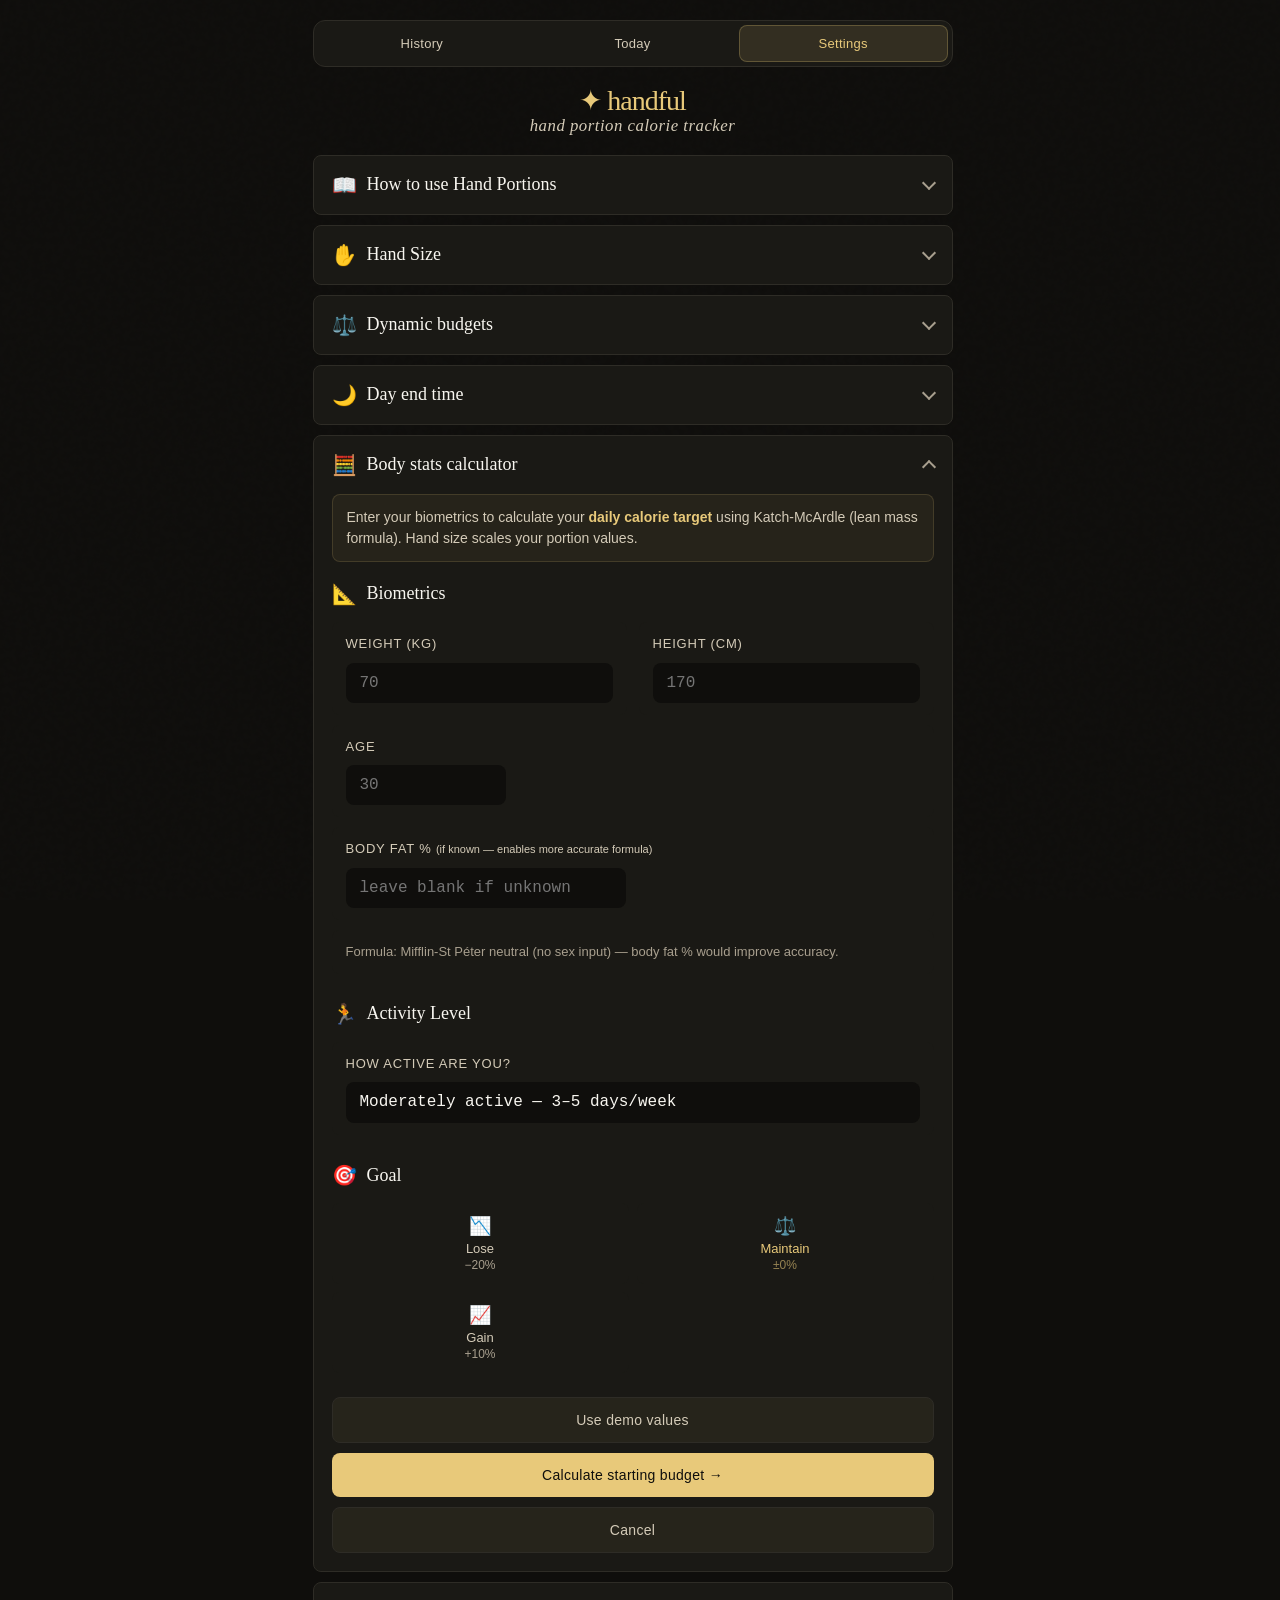
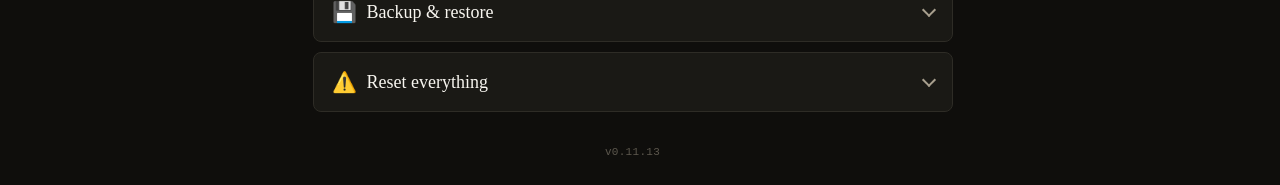
<file: index.html>
<!DOCTYPE html>
<html lang="en">
<head>
<meta charset="UTF-8">
<meta name="viewport" content="width=device-width, initial-scale=1.0, maximum-scale=1.0, user-scalable=no">
<title>Handful — Portion Calorie Tracker</title>
<meta name="description" content="Track hand-sized meal portions and daily calorie targets offline.">
<meta name="theme-color" content="#0f0e0c">
<link rel="manifest" href="manifest.webmanifest">
<link rel="icon" href="favicon.svg?v=4" type="image/svg+xml">
<link rel="icon" href="icons/icon-32.png?v=2" type="image/png" sizes="32x32">
<link rel="icon" href="icons/icon-48.png?v=2" type="image/png" sizes="48x48">
<link rel="apple-touch-icon" href="icons/icon-180.png?v=2">
<link rel="stylesheet" href="styles.css">
</head>
<body>
<div id="app">

  <div class="tabs">
    <button class="tab" data-tab="history">History</button>
    <button class="tab" data-tab="today">Today</button>
    <button class="tab" data-tab="setup">Settings</button>
  </div>

  <!-- ═══════════════════ SETUP ═══════════════════ -->
  <div id="section-setup" class="section active">

    <div class="header">
      <div class="logo">✦ handful<em>hand portion calorie tracker</em></div>
    </div>

    <div class="setup-accordion">

    <section class="setup-panel" id="setup-panel-budget" hidden>
      <button class="setup-panel-toggle" type="button" data-setup-panel="budget" aria-expanded="false" aria-controls="setup-budget">
        <span class="setup-panel-title"><span>📊</span> Daily Portion Budget</span>
        <span class="setup-panel-chevron" aria-hidden="true"></span>
      </button>
      <div class="setup-panel-body" id="setup-budget">
      <div class="meal-total-summary budget-total-summary">
        <span class="meal-total-label">Estimated total</span>
        <span class="meal-total-value" id="budget-total">0 kcal</span>
      </div>
      <div class="info-callout callout-tight">
        Your calculated daily portion targets. Adjust with +/− — calorie estimates use your current hand size.
      </div>
      <div class="portion-grid budget-grid">
        <div class="portion-row portion-row-protein">
          <div class="portion-icon">🥩</div>
          <div class="portion-body">
            <div class="portion-top">
              <div class="portion-title-row">
                <div class="portion-name">Protein</div>
                <div class="portion-size">Palm</div>
              </div>
              <div class="portion-controls">
                <button class="count-btn" data-budget-type="protein" data-budget-delta="-1">−</button>
                <div class="count-display" id="budget-count-protein">0</div>
                <button class="count-btn" data-budget-type="protein" data-budget-delta="1">+</button>
              </div>
            </div>
            <div class="portion-bottom">
              <div class="portion-desc">meat, fish, eggs, legumes</div>
              <div class="portion-kcal" id="budget-kcal-protein">0 kcal</div>
            </div>
          </div>
        </div>
        <div class="portion-row portion-row-veggie">
          <div class="portion-icon">🥦</div>
          <div class="portion-body">
            <div class="portion-top">
              <div class="portion-title-row">
                <div class="portion-name">Vegetables</div>
                <div class="portion-size">Fist</div>
              </div>
              <div class="portion-controls">
                <button class="count-btn" data-budget-type="veggie" data-budget-delta="-1">−</button>
                <div class="count-display" id="budget-count-veggie">0</div>
                <button class="count-btn" data-budget-type="veggie" data-budget-delta="1">+</button>
              </div>
            </div>
            <div class="portion-bottom">
              <div class="portion-desc">non-starchy veg</div>
              <div class="portion-kcal" id="budget-kcal-veggie">0 kcal</div>
            </div>
          </div>
        </div>
        <div class="portion-row portion-row-carb">
          <div class="portion-icon">🌾</div>
          <div class="portion-body">
            <div class="portion-top">
              <div class="portion-title-row">
                <div class="portion-name">Carbs</div>
                <div class="portion-size">Cupped hand</div>
              </div>
              <div class="portion-controls">
                <button class="count-btn" data-budget-type="carb" data-budget-delta="-1">−</button>
                <div class="count-display" id="budget-count-carb">0</div>
                <button class="count-btn" data-budget-type="carb" data-budget-delta="1">+</button>
              </div>
            </div>
            <div class="portion-bottom">
              <div class="portion-desc">grains, fruit, tubers</div>
              <div class="portion-kcal" id="budget-kcal-carb">0 kcal</div>
            </div>
          </div>
        </div>
        <div class="portion-row portion-row-fat">
          <div class="portion-icon">🥑</div>
          <div class="portion-body">
            <div class="portion-top">
              <div class="portion-title-row">
                <div class="portion-name">Fats</div>
                <div class="portion-size">Thumb</div>
              </div>
              <div class="portion-controls">
                <button class="count-btn" data-budget-type="fat" data-budget-delta="-1">−</button>
                <div class="count-display" id="budget-count-fat">0</div>
                <button class="count-btn" data-budget-type="fat" data-budget-delta="1">+</button>
              </div>
            </div>
            <div class="portion-bottom">
              <div class="portion-desc">oils, nuts, cheese</div>
              <div class="portion-kcal" id="budget-kcal-fat">0 kcal</div>
            </div>
          </div>
        </div>
      </div>
      </div>
    </section>

    <section class="setup-panel" id="setup-panel-portions-guide">
      <button class="setup-panel-toggle" type="button" data-setup-panel="portions-guide" aria-expanded="false" aria-controls="setup-portions-guide">
        <span class="setup-panel-title"><span>📖</span> How to use Hand Portions</span>
        <span class="setup-panel-chevron" aria-hidden="true"></span>
      </button>
      <div class="setup-panel-body portion-guide" id="setup-portions-guide">
        <h3>Counting calories with your hands</h3>
        <p>Handful uses <strong>Precision Nutrition's hand portion method</strong> — a way to estimate calories and macros without weighing food or logging every gram.</p>
        <p><a href="https://www.precisionnutrition.com/hand-portion-faq" target="_blank" rel="noopener noreferrer">Learn more at Precision Nutrition →</a></p>

        <hr>

        <h3>The four portions</h3>
        <div class="portion-guide-table-wrap">
          <table class="portion-guide-table">
            <thead>
              <tr>
                <th>Portion</th>
                <th>Hand shape</th>
                <th>What it measures</th>
              </tr>
            </thead>
            <tbody>
              <tr>
                <td><strong>Protein</strong></td>
                <td>Palm (flat, no fingers) — or full hand including fingers for fish<sup>*</sup></td>
                <td>Meat, fish, eggs, yogurt</td>
              </tr>
              <tr>
                <td><strong>Vegetables</strong></td>
                <td>Fist (closed hand)</td>
                <td>Any non-starchy veg</td>
              </tr>
              <tr>
                <td><strong>Carbs</strong></td>
                <td>Cupped hand</td>
                <td>Grains, legumes, fruit, tubers</td>
              </tr>
              <tr>
                <td><strong>Fats</strong></td>
                <td>Thumb</td>
                <td>Oils, nuts, cheese, dark chocolate</td>
              </tr>
            </tbody>
          </table>
        </div>
        <p class="portion-guide-note"><em><sup>*</sup> Handful adjustment. Fish is lower in calories than most protein sources, so one portion includes the fingers to compensate. This differs from standard Precision Nutrition guidance.</em></p>

        <hr>

        <h3>Special cases</h3>
        <p><strong>Compound foods</strong> (cake, cheesecake, cookies, ice cream, chips)<br>
        Count as <strong>1 cupped hand of carbs + 1 thumb of fat</strong> per handful. For very fat-dense options like cheesecake, add an extra thumb.</p>
        <p><strong>Sweetened drinks</strong> (juice, soda, sweetened milk)<br>
        Count as <strong>1 cupped hand of carbs</strong> per serving.</p>
        <p><strong>Mixed meals</strong> (stews, soups, casseroles)<br>
        Eyeball the components and estimate each category separately.</p>

        <hr>

        <h3>Why it works</h3>
        <p>Your hands scale with your body. Larger people need more food and tend to have larger hands — so portions self-adjust automatically. No measuring cups needed.</p>

        <hr>

        <h3>No need to memorize the special cases</h3>
        <p>When logging, Handful's shortcut section surfaces these combinations for you automatically — just tap the relevant shortcut and move on.</p>

        <hr>

        <p class="portion-guide-note"><em>Method based on Precision Nutrition's hand portion system. Precision Nutrition is not affiliated with Handful.</em></p>
      </div>
    </section>

    <section class="setup-panel" id="setup-panel-hand">
      <button class="setup-panel-toggle" type="button" data-setup-panel="hand" aria-expanded="false" aria-controls="setup-hand-size">
        <span class="setup-panel-title"><span>✋</span> Hand Size</span>
        <span class="setup-panel-chevron" aria-hidden="true"></span>
      </button>
      <div class="setup-panel-body" id="setup-hand-size">
      <div class="toggle-group" id="hand-size">
        <button class="toggle-option" data-hand="small">
          <div class="opt-title">🤏 Small</div>
          <div class="opt-sub">Palm ~130 kcal</div>
        </button>
        <button class="toggle-option selected" data-hand="average">
          <div class="opt-title">✋ Medium</div>
          <div class="opt-sub">Palm ~138 kcal</div>
        </button>
        <button class="toggle-option" data-hand="big">
          <div class="opt-title">🖐 Big</div>
          <div class="opt-sub">Palm ~145 kcal</div>
        </button>
      </div>
      <p class="setup-recalc-hint">Your hand size scales portion calorie values. <strong>Medium hand</strong> uses the midpoint of PN's male/female ranges. Big or small shifts the values up or down accordingly.</p>
      </div>
    </section>

    <section class="setup-panel" id="setup-panel-dynamic">
      <button class="setup-panel-toggle" type="button" data-setup-panel="dynamic" aria-expanded="false" aria-controls="setup-dynamic-recalc">
        <span class="setup-panel-title"><span>⚖️</span> Dynamic budgets</span>
        <span class="setup-panel-chevron" aria-hidden="true"></span>
      </button>
      <div class="setup-panel-body" id="setup-dynamic-recalc">
      <div class="toggle-group" id="dynamic-recalc-toggle">
        <button type="button" class="toggle-option" data-dynamic-recalc="true">Enable</button>
        <button type="button" class="toggle-option selected" data-dynamic-recalc="false">Disable</button>
      </div>
      <p class="setup-recalc-hint">When you overshoot a portion type, remaining budgets shrink to fit your daily calorie target — fats first, then protein, then carbs. Vegetables are never reduced. If you exceed your daily calories, uneaten non-veggie portions drop to zero.</p>
      </div>
    </section>

    <section class="setup-panel" id="setup-panel-day-end">
      <button class="setup-panel-toggle" type="button" data-setup-panel="day-end" aria-expanded="false" aria-controls="setup-day-end-body">
        <span class="setup-panel-title"><span>🌙</span> Day end time</span>
        <span class="setup-panel-chevron" aria-hidden="true"></span>
      </button>
      <div class="setup-panel-body" id="setup-day-end-body">
        <div class="field">
          <label for="day-end-hour">When does your day roll over?</label>
          <select id="day-end-hour">
            <option value="0">Midnight (12:00 AM)</option>
            <option value="1">1:00 AM</option>
            <option value="2" selected>2:00 AM</option>
            <option value="3">3:00 AM</option>
            <option value="4">4:00 AM</option>
            <option value="5">5:00 AM</option>
            <option value="6">6:00 AM</option>
          </select>
        </div>
        <p class="setup-recalc-hint">Meals logged before this time still count toward the previous day. For example, with <strong>4:00 AM</strong> selected, a snack at 2:00 AM stays on yesterday’s totals until 4:00 AM.</p>
      </div>
    </section>

    <section class="setup-panel" id="setup-panel-calculator">
      <button class="setup-panel-toggle" type="button" data-setup-panel="calculator" aria-expanded="false" aria-controls="setup-calculator-body">
        <span class="setup-panel-title"><span>🧮</span> Body stats calculator</span>
        <span class="setup-panel-chevron" aria-hidden="true"></span>
      </button>
      <div class="setup-panel-body" id="setup-calculator-body">
    <div id="setup-recalc-wrap" hidden>
      <p class="setup-recalc-hint">Need a fresh starting budget? Re-run the calculator with updated weight, activity, or goal — you can still fine-tune portions afterward.</p>
      <button class="btn btn-ghost" data-action="open-setup-wizard">Recalculate from body stats</button>
    </div>

    <div id="setup-wizard">
      <div class="info-callout">
        Enter your biometrics to calculate your <strong>daily calorie target</strong> using Katch-McArdle (lean mass formula). Hand size scales your portion values.
      </div>

      <div class="card">
        <div class="card-title"><span>📐</span> Biometrics</div>

        <div class="fields-row">
          <div class="field">
            <label>Weight (kg)</label>
            <input type="number" id="weight" placeholder="70" min="30" max="300" step="0.1">
          </div>
          <div class="field">
            <label>Height (cm)</label>
            <input type="number" id="height" placeholder="170" min="120" max="250">
          </div>
        </div>

        <div class="field">
          <label>Age</label>
          <input type="number" id="age" placeholder="30" min="15" max="100" class="input-short">
        </div>

        <div class="field">
          <label>Body Fat % <span class="label-note">(if known — enables more accurate formula)</span></label>
          <input type="number" id="bodyfat" placeholder="leave blank if unknown" min="5" max="60" step="0.1" class="input-medium">
        </div>

        <div class="formula-note" id="formula-display">
          Fill in fields above to see which formula will be used.
        </div>
      </div>

      <div class="card">
        <div class="card-title"><span>🏃</span> Activity Level</div>
        <div class="field">
          <label>How active are you?</label>
          <select id="activity">
            <option value="1.2">Sedentary — desk job, little exercise</option>
            <option value="1.375">Lightly active — 1–3 days/week</option>
            <option value="1.55" selected>Moderately active — 3–5 days/week</option>
            <option value="1.725">Very active — 6–7 days/week</option>
            <option value="1.9">Extra active — 2× daily training</option>
          </select>
        </div>
      </div>

      <div class="card">
        <div class="card-title"><span>🎯</span> Goal</div>
        <div class="goal-grid" id="goal-grid">
          <button class="goal-option" data-mult="0.8">
            <div class="goal-icon">📉</div>
            <div class="goal-label">Lose</div>
            <div class="goal-mult">−20%</div>
          </button>
          <button class="goal-option selected" data-mult="1.0">
            <div class="goal-icon">⚖️</div>
            <div class="goal-label">Maintain</div>
            <div class="goal-mult">±0%</div>
          </button>
          <button class="goal-option" data-mult="1.1">
            <div class="goal-icon">📈</div>
            <div class="goal-label">Gain</div>
            <div class="goal-mult">+10%</div>
          </button>
        </div>
      </div>

      <div class="error-msg" id="setup-error"></div>

      <button class="btn btn-ghost setup-demo-btn" data-action="use-demo">Use demo values</button>
      <button class="btn btn-primary" data-action="calculate-target">Calculate starting budget →</button>
      <button class="btn btn-ghost setup-wizard-cancel" data-action="close-setup-wizard" hidden>Cancel</button>
    </div>
      </div>
    </section>

    <section class="setup-panel" id="setup-panel-backup">
      <button class="setup-panel-toggle" type="button" data-setup-panel="backup" aria-expanded="false" aria-controls="setup-backup-body">
        <span class="setup-panel-title"><span>💾</span> Backup & restore</span>
        <span class="setup-panel-chevron" aria-hidden="true"></span>
      </button>
      <div class="setup-panel-body" id="setup-backup-body">
        <p class="setup-recalc-hint">Backs up and restores your meal history, daily portion budget, calorie targets (including target history), hand size, goal, body stats, dynamic budget setting, day end time, and today’s in-progress log counts. Import replaces all of that on this device.</p>
        <div class="setup-backup-actions">
          <button type="button" class="btn btn-ghost setup-reset-btn" data-action="export-backup">Export backup</button>
          <button type="button" id="import-backup-btn" class="btn btn-ghost setup-reset-btn" data-action="import-backup">Import backup</button>
        </div>
        <input type="file" id="import-backup-input" accept="application/json,.json" hidden>
        <p id="import-backup-status" class="setup-import-status" hidden></p>
      </div>
    </section>

    <section class="setup-panel" id="setup-panel-danger">
      <button class="setup-panel-toggle" type="button" data-setup-panel="danger" aria-expanded="false" aria-controls="setup-danger-body">
        <span class="setup-panel-title"><span>⚠️</span> Reset everything</span>
        <span class="setup-panel-chevron" aria-hidden="true"></span>
      </button>
      <div class="setup-panel-body" id="setup-danger-body">
        <p class="setup-recalc-hint">Delete all meals, targets, and settings. This cannot be undone.</p>
        <button type="button" id="reset-everything-btn" class="btn btn-ghost setup-reset-btn" data-action="reset-everything">Reset everything</button>
      </div>
    </section>

    </div>

  </div>

  <!-- ═══════════════════ TODAY ═══════════════════ -->
  <div id="section-today" class="section">

    <div id="today-no-target" class="info-callout">
      ⚠ No calorie target set yet. Go to <strong>Setup</strong> first.
    </div>

    <div id="today-content">
      <div class="date-header">
        <button type="button" class="date-nav-btn" id="today-prev-day" data-action="today-prev-day" aria-label="Previous day">‹</button>
        <div class="date-header-main">
          <div class="date-today" id="today-date-str"></div>
        </div>
        <button type="button" class="date-nav-btn" id="today-next-day" data-action="today-next-day" aria-label="Next day">›</button>
      </div>

      <div class="progress-wrap">
        <div class="progress-header">
          <div class="progress-range">
            <span class="progress-consumed" id="prog-consumed">0</span>
            <span class="progress-sep">/</span>
            <span class="progress-total" id="prog-total">0</span>
          </div>
          <span class="progress-left" id="prog-left">— left</span>
        </div>
        <div class="progress-bar" id="prog-bar">
          <div class="progress-fill" id="prog-fill">
            <div class="progress-seg protein" id="prog-seg-protein"></div>
            <div class="progress-seg veggie" id="prog-seg-veggie"></div>
            <div class="progress-seg carb" id="prog-seg-carb"></div>
            <div class="progress-seg fat" id="prog-seg-fat"></div>
          </div>
        </div>
      </div>

      <div class="card">
        <div id="portion-targets" class="portion-targets">
          <!-- rendered by JS -->
        </div>
      </div>

      <div class="card">
        <div id="meal-list" class="meal-list">
          <div class="empty-state">
            <div class="icon">🍽</div>
            <div>No meals logged yet today.</div>
          </div>
        </div>
        <div class="today-log-wrap">
          <button type="button" class="btn btn-primary today-log-meal-btn" data-action="open-log-meal">Log meal</button>
        </div>
        <div class="today-reset-wrap" id="today-reset-wrap" hidden>
          <button type="button" class="btn-link" id="delete-all-meals-btn" data-action="reset-day">Clear all</button>
        </div>
      </div>
    </div>

  </div>

  <!-- ═══════════════════ HISTORY ═══════════════════ -->
  <div id="section-history" class="section">

    <div id="history-no-target" class="info-callout">
      ⚠ No calorie target set yet. Go to <strong>Setup</strong> first.
    </div>

    <div id="history-content">
      <div class="date-header history-week-header">
        <button type="button" class="date-nav-btn" id="history-prev-week" data-action="history-prev-week" aria-label="Previous week">‹</button>
        <div class="date-header-main">
          <div class="date-today" id="history-week-range"></div>
        </div>
        <button type="button" class="date-nav-btn" id="history-next-week" data-action="history-next-week" aria-label="Next week">›</button>
      </div>
      <div id="history-week-avg" class="history-week-avg" hidden>
        <div class="history-week-avg-label">Weekly average</div>
        <div id="history-week-avg-row" class="history-portions"></div>
      </div>
      <div id="history-chart" class="history-chart" aria-hidden="true"></div>
      <div id="history-list"></div>
    </div>

  </div>


  <!-- ── Log meal modal ── -->
  <div id="log-meal-popup-overlay" class="popup-overlay log-meal-overlay" data-popup="log-meal">
    <div id="log-meal-sheet" class="log-meal-sheet">
      <div class="log-meal-header">
        <div class="popup-title">Log meal</div>
        <button type="button" class="log-meal-close" data-action="close-log-meal" aria-label="Close">×</button>
      </div>

      <div id="no-target-msg" class="info-callout callout-spaced">
        ⚠ No calorie target set yet. Go to <strong>Settings</strong> first.
      </div>

      <div id="log-content">
        <div class="card">
          <div class="meal-total-summary">
            <span class="meal-total-label">Meal total</span>
            <span class="meal-total-value" id="meal-total">0 kcal</span>
          </div>

          <div class="portion-grid">
            <!-- Protein -->
            <div class="portion-row portion-row-protein">
              <div class="portion-icon">🥩</div>
              <div class="portion-body">
                <div class="portion-top">
                  <div class="portion-title-row">
                    <div class="portion-name">Protein</div>
                    <div class="portion-size">Palm</div>
                  </div>
                  <div class="portion-controls">
                    <button class="count-btn" data-count-type="protein" data-count-delta="-1">−</button>
                    <div class="count-display" id="count-protein">0</div>
                    <button class="count-btn" data-count-type="protein" data-count-delta="1">+</button>
                  </div>
                </div>
                <div class="portion-bottom">
                  <div class="portion-desc">meat, fish, eggs, legumes</div>
                  <div class="portion-kcal" id="protein-kcal">0 kcal</div>
                </div>
              </div>
            </div>

            <!-- Veggies -->
            <div class="portion-row portion-row-veggie">
              <div class="portion-icon">🥦</div>
              <div class="portion-body">
                <div class="portion-top">
                  <div class="portion-title-row">
                    <div class="portion-name">Vegetables</div>
                    <div class="portion-size">Fist</div>
                  </div>
                  <div class="portion-controls">
                    <button class="count-btn" data-count-type="veggie" data-count-delta="-1">−</button>
                    <div class="count-display" id="count-veggie">0</div>
                    <button class="count-btn" data-count-type="veggie" data-count-delta="1">+</button>
                  </div>
                </div>
                <div class="portion-bottom">
                  <div class="portion-desc">non-starchy veg</div>
                  <div class="portion-kcal" id="veggie-kcal">0 kcal</div>
                </div>
              </div>
            </div>

            <!-- Carbs -->
            <div class="portion-row portion-row-carb">
              <div class="portion-icon">🌾</div>
              <div class="portion-body">
                <div class="portion-top">
                  <div class="portion-title-row">
                    <div class="portion-name">Carbs</div>
                    <div class="portion-size">Cupped hand</div>
                  </div>
                  <div class="portion-controls">
                    <button class="count-btn" data-count-type="carb" data-count-delta="-1">−</button>
                    <div class="count-display" id="count-carb">0</div>
                    <button class="count-btn" data-count-type="carb" data-count-delta="1">+</button>
                  </div>
                </div>
                <div class="portion-bottom">
                  <div class="portion-desc">grains, fruit, tubers</div>
                  <div class="portion-kcal" id="carb-kcal">0 kcal</div>
                </div>
              </div>
            </div>

            <!-- Fat -->
            <div class="portion-row portion-row-fat">
              <div class="portion-icon">🥑</div>
              <div class="portion-body">
                <div class="portion-top">
                  <div class="portion-title-row">
                    <div class="portion-name">Fats</div>
                    <div class="portion-size">Thumb</div>
                  </div>
                  <div class="portion-controls">
                    <button class="count-btn" data-count-type="fat" data-count-delta="-1">−</button>
                    <div class="count-display" id="count-fat">0</div>
                    <button class="count-btn" data-count-type="fat" data-count-delta="1">+</button>
                  </div>
                </div>
                <div class="portion-bottom">
                  <div class="portion-desc">oils, nuts, cheese</div>
                  <div class="portion-kcal" id="fat-kcal">0 kcal</div>
                </div>
              </div>
            </div>
          </div>

          <!-- Quick-add shortcuts -->
          <div class="quick-add-section">
            <div class="quick-add-label">Shortcuts</div>
            <div class="quick-add-grid">

              <!-- Processed snack: +1 carb +1 fat -->
              <button class="quick-btn" data-action="quick-add-processed">
                <div class="qb-icon">🍟</div>
                <span class="qb-name">Processed</span>
                <div class="qb-adds">+1 carb · +1 fat</div>
              </button>

              <!-- Cheesecake: +1 carb +2 fat -->
              <button class="quick-btn" data-action="quick-add-cheesecake">
                <div class="qb-icon">🍰</div>
                <span class="qb-name">Cheesecake</span>
                <div class="qb-adds">+1 carb · +2 fat</div>
              </button>

              <!-- Light drink: popup -->
              <button class="quick-btn" data-action="open-light-popup">
                <div class="qb-icon">🍷</div>
                <span class="qb-name">Light drink</span>
                <div class="qb-adds">tap to log</div>
              </button>

              <!-- Heavy drink: mixed/craft beer/dessert wine — popup to choose -->
              <button class="quick-btn" data-action="open-heavy-popup">
                <div class="qb-icon">🍹</div>
                <span class="qb-name">Heavy drink</span>
                <div class="qb-adds">tap to log</div>
              </button>

              <!-- Dairy: popup -->
              <button class="quick-btn" data-action="open-dairy-popup">
                <div class="qb-icon">🥛</div>
                <span class="qb-name">Dairy / milk</span>
                <div class="qb-adds">tap to log</div>
              </button>

              <!-- Soda / juice: 355ml = 1 carb -->
              <button class="quick-btn" data-action="quick-add-soda">
                <div class="qb-icon">🥤</div>
                <span class="qb-name">Soda / juice</span>
                <div class="qb-adds">+1 carb · 12oz (355ml)</div>
              </button>

            </div>
          </div>
        </div>
      </div>

      <div class="log-btn-wrap" id="log-meal-footer">
        <button type="button" class="btn btn-primary" id="log-meal-btn" data-action="log-meal">Add to today →</button>
        <button type="button" class="btn btn-ghost btn-inline" data-action="reset-counts">Clear</button>
      </div>
    </div>
  </div>

  <!-- ── Heavy drink popup ── -->
  <div id="heavy-popup-overlay" class="popup-overlay" data-popup="heavy">
    <div id="heavy-popup" class="popup-sheet">
      <div class="popup-title">🍹 Heavy drink</div>
      <div class="popup-sub">Mixed drink, craft beer, dessert wine</div>
      <div class="popup-options">
        <button class="popup-opt" data-heavy-choice="2carb">
          <div class="popup-opt-icon">🌾🌾</div>
          <div class="popup-opt-label">+2 carbs</div>
          <div class="popup-opt-sub">2 cupped hands</div>
        </button>
        <button class="popup-opt" data-heavy-choice="mixed">
          <div class="popup-opt-icon">🌾🥑</div>
          <div class="popup-opt-label">+1 carb +1 fat</div>
          <div class="popup-opt-sub">1 hand + 1 thumb</div>
        </button>
        <button class="popup-opt" data-heavy-choice="2fat">
          <div class="popup-opt-icon">🥑🥑</div>
          <div class="popup-opt-label">+2 fats</div>
          <div class="popup-opt-sub">2 thumbs</div>
        </button>
      </div>
      <button class="popup-cancel" data-action="close-heavy-popup">Cancel</button>
    </div>
  </div>

  <!-- ── Light drink popup ── -->
  <div id="light-popup-overlay" class="popup-overlay" data-popup="light">
    <div id="light-popup" class="popup-sheet">
      <div class="popup-title">🍷 Light drink</div>
      <div class="popup-sub">Wine, light beer, or spirits</div>
      <div class="popup-options popup-options-two">
        <button class="popup-opt" data-light-choice="carb">
          <div class="popup-opt-icon">🌾</div>
          <div class="popup-opt-label">+1 carb</div>
          <div class="popup-opt-sub">5oz (150ml) wine<br>12oz (355ml) light beer<br>1.5oz (45ml) spirits</div>
        </button>
        <button class="popup-opt" data-light-choice="fat">
          <div class="popup-opt-icon">🥑</div>
          <div class="popup-opt-label">+1 fat</div>
          <div class="popup-opt-sub">5oz (150ml) wine<br>12oz (355ml) light beer<br>1.5oz (45ml) spirits</div>
        </button>
      </div>
      <button class="popup-cancel" data-action="close-light-popup">Cancel</button>
    </div>
  </div>

  <!-- ── Dairy popup ── -->
  <div id="dairy-popup-overlay" class="popup-overlay" data-popup="dairy">
    <div id="dairy-popup" class="popup-sheet">
      <div class="popup-title">🥛 Dairy / milk</div>
      <div class="popup-sub">1 cup / 8oz (240ml) serving</div>
      <div class="popup-options popup-options-two">
        <button class="popup-opt" data-dairy-choice="fat">
          <div class="popup-opt-icon">🥑</div>
          <div class="popup-opt-label">+1 fat</div>
          <div class="popup-opt-sub">Whole milk<br>Full-fat yogurt<br>Full-fat kefir</div>
        </button>
        <button class="popup-opt" data-dairy-choice="carb">
          <div class="popup-opt-icon">🌾</div>
          <div class="popup-opt-label">+1 carb</div>
          <div class="popup-opt-sub">Low-fat / skim milk<br>Plain plant milk<br>(sweetened)</div>
        </button>
        <button class="popup-opt" data-dairy-choice="both">
          <div class="popup-opt-icon">🥑🌾</div>
          <div class="popup-opt-label">+1 fat +1 carb</div>
          <div class="popup-opt-sub">Full-fat AND<br>sweetened<br>(e.g. choc milk)</div>
        </button>
        <button class="popup-opt popup-opt-muted" data-dairy-choice="none">
          <div class="popup-opt-icon">💧</div>
          <div class="popup-opt-label">Nothing</div>
          <div class="popup-opt-sub">Unsweetened<br>plain plant milk<br>(~30–40 kcal)</div>
        </button>
      </div>
      <button class="popup-cancel" data-action="close-dairy-popup">Cancel</button>
    </div>
  </div>

  <footer class="app-version" id="app-version" aria-label="App version"></footer>
</div>
<script src="version.js"></script>
<script src="app.js" defer></script>
</body>
</html>
</file>
<file: styles.css>
:root {
    --bg: #0f0e0c;
    --surface: #1a1915;
    --surface2: #222018;
    --border: #2e2c26;
    --accent: #e8c97a;
    --accent-dim: rgba(232,201,122,0.12);
    --accent-dim2: rgba(232,201,122,0.06);
    --text: #f8f6f0;
    --text-muted: #d4cbb8;
    --text-dim: #a89f8e;
    --protein: #c97a7a;
    --veggie: #7ac97a;
    --carb: #7ab0c9;
    --fat: #c9b47a;
    --protein-dim: rgba(201,122,122,0.12);
    --veggie-dim: rgba(122,201,122,0.12);
    --carb-dim: rgba(122,176,201,0.12);
    --fat-dim: rgba(201,180,122,0.12);
    --radius: 12px;
    --radius-sm: 8px;
  }

  * { margin: 0; padding: 0; box-sizing: border-box; }

  html {
    scrollbar-gutter: stable;
    touch-action: manipulation;
  }

  body {
    background: var(--bg);
    color: var(--text);
    font-family: 'DM Sans', sans-serif;
    font-size: 16px;
    line-height: 1.6;
    min-height: 100vh;
  }

  /* Grid noise texture overlay */
  body::before {
    content: '';
    position: fixed;
    inset: 0;
    background-image: url("data:image/svg+xml,%3Csvg viewBox='0 0 200 200' xmlns='http://www.w3.org/2000/svg'%3E%3Cfilter id='n'%3E%3CfeTurbulence type='fractalNoise' baseFrequency='0.75' numOctaves='4' stitchTiles='stitch'/%3E%3C/filter%3E%3Crect width='100%25' height='100%25' filter='url(%23n)' opacity='0.03'/%3E%3C/svg%3E");
    pointer-events: none;
    z-index: 0;
    opacity: 0.4;
  }

  #app {
    position: relative;
    z-index: 1;
    max-width: 680px;
    margin: 0 auto;
    padding: 20px;
  }

  /* ── Header ── */
  .header {
    text-align: center;
    margin-bottom: 20px;
  }

  .logo {
    font-family: 'DM Serif Display', serif;
    font-size: 28px;
    color: var(--accent);
    letter-spacing: -1px;
    line-height: 1;
  }

  .logo em {
    font-style: italic;
    color: var(--text-muted);
    font-size: 0.6em;
    display: block;
    letter-spacing: 0.5px;
    margin-top: 3px;
  }

  /* ── Tabs ── */
  .tabs {
    display: flex;
    gap: 2px;
    background: var(--surface);
    border: 1px solid var(--border);
    border-radius: var(--radius);
    padding: 4px;
    margin-bottom: 20px;
  }

  .tab {
    flex: 1;
    padding: 10px 10px;
    border-radius: var(--radius-sm);
    border: 1px solid transparent;
    background: transparent;
    color: var(--text-muted);
    font-family: 'DM Sans', sans-serif;
    font-size: 13px;
    font-weight: 500;
    cursor: pointer;
    transition: all 0.2s;
    letter-spacing: 0.3px;
  }

  .tab.active {
    background: var(--accent-dim);
    color: var(--accent);
    border: 1px solid rgba(232,201,122,0.25);
  }

  /* ── Cards ── */
  .card {
    background: var(--surface);
    border: 1px solid var(--border);
    border-radius: var(--radius);
    padding: 24px;
    margin-bottom: 16px;
  }

  .card-title {
    font-family: 'DM Serif Display', serif;
    font-size: 18px;
    color: var(--text);
    margin-bottom: 20px;
    display: flex;
    align-items: center;
    gap: 10px;
  }

  .card-title span {
    font-size: 20px;
  }

  /* ── Form elements ── */
  .field {
    margin-bottom: 18px;
  }

  label {
    display: block;
    font-size: 13px;
    font-weight: 500;
    color: var(--text-muted);
    letter-spacing: 0.8px;
    text-transform: uppercase;
    margin-bottom: 8px;
  }

  input[type="number"], select {
    width: 100%;
    background: var(--bg);
    border: 1px solid var(--border);
    border-radius: var(--radius-sm);
    color: var(--text);
    font-family: 'DM Mono', monospace;
    font-size: 16px;
    padding: 11px 14px;
    outline: none;
    transition: border-color 0.2s;
    appearance: none;
  }

  input[type="number"]:focus, select:focus {
    border-color: var(--accent);
  }

  .input-short { max-width: 160px; }
  .input-medium { max-width: 280px; }
  .label-note {
    font-size: 11px;
    font-weight: 400;
    text-transform: none;
    letter-spacing: 0;
  }

  select {
    background-image: url("data:image/svg+xml,%3Csvg xmlns='http://www.w3.org/2000/svg' width='12' height='8' viewBox='0 0 12 8'%3E%3Cpath d='M1 1l5 5 5-5' stroke='%238a8470' stroke-width='1.5' fill='none' stroke-linecap='round'/%3E%3C/svg%3E");
    background-repeat: no-repeat;
    background-position: right 14px center;
    padding-right: 36px;
    cursor: pointer;
  }

  option { background: #1a1915; }

  .fields-row {
    display: grid;
    grid-template-columns: 1fr 1fr;
    gap: 12px;
  }

  /* ── Buttons ── */
  .btn {
    display: block;
    width: 100%;
    padding: 14px 20px;
    border-radius: var(--radius-sm);
    border: none;
    font-family: 'DM Sans', sans-serif;
    font-size: 14px;
    font-weight: 500;
    cursor: pointer;
    transition: all 0.2s;
    letter-spacing: 0.3px;
  }

  .btn-primary {
    background: var(--accent);
    color: #0f0e0c;
  }

  .btn-primary:hover {
    background: #f0d58a;
    transform: translateY(-1px);
  }

  .btn-ghost {
    background: var(--accent-dim2);
    color: var(--text-muted);
    border: 1px solid var(--border);
  }

  .btn-ghost:hover {
    color: var(--text);
    border-color: var(--text-dim);
  }

  .btn-inline {
    width: auto;
    padding: 14px 20px;
  }

  .btn-link {
    display: inline;
    width: auto;
    padding: 0;
    background: none;
    border: none;
    border-radius: 0;
    font-family: 'DM Sans', sans-serif;
    font-size: 13px;
    font-weight: 400;
    color: var(--text-dim);
    text-decoration: underline;
    text-underline-offset: 3px;
    cursor: pointer;
    transition: color 0.15s;
  }

  .btn-link:hover {
    color: var(--text-muted);
  }

  .btn-link.btn-link-armed {
    color: var(--protein);
    font-weight: 600;
  }

  .btn-link.btn-link-armed:hover {
    color: var(--protein);
  }

  #today-content .today-log-wrap {
    display: flex;
    justify-content: center;
    margin-top: 10px;
  }

  #today-content .today-log-meal-btn {
    width: auto;
    padding: 12px 24px;
  }

  #today-content .today-reset-wrap:not([hidden]) {
    display: flex;
    justify-content: center;
    margin-top: 16px;
    padding-bottom: 8px;
  }

  /* ── Calorie Target Display ── */
  .calorie-target {
    text-align: center;
    padding: 28px 24px;
    background: var(--surface2);
    border: 1px solid var(--border);
    border-radius: var(--radius);
    margin-bottom: 16px;
    position: relative;
    overflow: hidden;
  }

  .calorie-target::before {
    content: '';
    position: absolute;
    top: -40px; left: -40px;
    width: 160px; height: 160px;
    background: radial-gradient(circle, rgba(232,201,122,0.08) 0%, transparent 70%);
    pointer-events: none;
  }

  .calorie-big {
    font-family: 'DM Serif Display', serif;
    font-size: 60px;
    color: var(--accent);
    line-height: 1;
    letter-spacing: -2px;
  }

  .calorie-unit {
    font-size: 18px;
    color: var(--text-muted);
    font-family: 'DM Mono', monospace;
    margin-bottom: 4px;
    display: block;
  }

  .calorie-label {
    font-size: 12px;
    color: var(--text-dim);
    letter-spacing: 1px;
    text-transform: uppercase;
    margin-top: 8px;
  }

  /* ── Progress Bar ── */
  .progress-wrap {
    background: var(--surface2);
    border: 1px solid var(--border);
    border-radius: var(--radius);
    padding: 20px 24px;
    margin-bottom: 16px;
  }

  .progress-header {
    display: flex;
    justify-content: space-between;
    align-items: baseline;
    gap: 12px;
    margin-bottom: 12px;
    font-family: 'DM Mono', monospace;
    font-size: 14px;
  }

  .progress-range {
    display: flex;
    align-items: baseline;
    gap: 2px;
    min-width: 0;
  }

  .progress-consumed { color: var(--accent); }
  .progress-range .progress-sep {
    color: var(--text-dim);
    margin: 0 1px;
  }
  .progress-total { color: var(--text-dim); }
  .progress-left {
    color: var(--text-dim);
    text-align: right;
    flex-shrink: 0;
  }

  .progress-bar {
    height: 24px;
    background: var(--border);
    border-radius: var(--radius-sm);
    overflow: hidden;
  }

  .progress-fill {
    display: flex;
    width: 0%;
    height: 100%;
    border-radius: 0;
    overflow: hidden;
    transition: width 0.4s ease;
  }

  .progress-seg {
    height: 100%;
    min-width: 0;
    flex: 0 0 0;
    border-radius: 0;
  }

  .progress-fill.full {
    width: 100% !important;
  }

  /* Same hues as portion labels, higher saturation for segment contrast */
  .progress-seg.protein { background: #2b9dd6; }
  .progress-seg.veggie { background: #58ed58; }
  .progress-seg.carb { background: #e5931c; }
  .progress-seg.fat { background: #efd255; }

  /* ── Macro breakdown mini bars ── */
  .macro-mini {
    display: grid;
    grid-template-columns: 1fr 1fr;
    gap: 12px;
    margin-top: 16px;
  }

  .macro-item {
    background: var(--bg);
    border: 1px solid var(--border);
    border-radius: var(--radius-sm);
    padding: 12px 14px;
  }

  .macro-item-label {
    font-size: 13px;
    color: var(--text-dim);
    text-transform: uppercase;
    letter-spacing: 0.8px;
    margin-bottom: 4px;
    display: flex;
    align-items: center;
    gap: 6px;
  }

  .macro-dot {
    width: 7px; height: 7px;
    border-radius: 50%;
    display: inline-block;
  }

  .macro-item-val {
    font-family: 'DM Mono', monospace;
    font-size: 22px;
    font-weight: 500;
    line-height: 1;
  }

  .macro-item-sub {
    font-size: 12px;
    color: var(--text-dim);
    margin-top: 3px;
  }

  /* ── Meal Logger ── */
  .portion-grid {
    display: flex;
    flex-direction: column;
    gap: 10px;
  }

  .portion-row {
    display: flex;
    align-items: center;
    gap: 12px;
    background: var(--bg);
    border: 1px solid var(--border);
    border-radius: var(--radius-sm);
    padding: 10px 12px;
    transition: border-color 0.2s;
  }

  .portion-icon {
    flex-shrink: 0;
    font-size: 28px;
    line-height: 1;
  }

  .portion-body {
    flex: 1;
    min-width: 0;
    display: flex;
    flex-direction: column;
    gap: 2px;
  }

  .portion-top,
  .portion-bottom {
    display: flex;
    align-items: center;
    justify-content: space-between;
    gap: 6px;
  }

  .portion-title-row {
    flex: 1;
    min-width: 0;
    display: flex;
    align-items: baseline;
    flex-wrap: wrap;
    gap: 3px;
  }

  .portion-desc {
    flex: 1;
    min-width: 0;
    font-size: 13px;
    color: var(--text-muted);
  }

  .portion-controls {
    display: flex;
    align-items: center;
    gap: 8px;
    flex-shrink: 0;
  }

  .portion-row:focus-within {
    border-color: var(--text-dim);
  }

  .portion-row-protein { border-color: rgba(201,122,122,0.3); }
  .portion-row-veggie { border-color: rgba(122,201,122,0.3); }
  .portion-row-carb { border-color: rgba(122,176,201,0.3); }
  .portion-row-fat { border-color: rgba(201,180,122,0.3); }

  .portion-name {
    font-weight: 700;
    font-size: 15px;
    color: var(--text);
  }

  .portion-size {
    font-size: 15px;
    font-weight: 400;
    color: var(--text-muted);
  }

  .portion-size::before {
    content: '(';
  }

  .portion-size::after {
    content: ')';
  }

  .count-btn {
    width: 30px; height: 30px;
    border-radius: 6px;
    border: 1px solid var(--border);
    background: var(--surface);
    color: var(--text-muted);
    font-size: 18px;
    font-family: 'DM Mono', monospace;
    cursor: pointer;
    display: flex;
    align-items: center;
    justify-content: center;
    line-height: 1;
    transition: all 0.15s;
    flex-shrink: 0;
  }

  .count-btn:hover {
    border-color: var(--accent);
    color: var(--accent);
  }

  .count-display {
    font-family: 'DM Mono', monospace;
    font-size: 18px;
    font-weight: 500;
    color: var(--text);
    min-width: 20px;
    text-align: center;
  }

  .portion-kcal {
    flex-shrink: 0;
    font-family: 'DM Mono', monospace;
    font-size: 13px;
    color: var(--text-dim);
    transition: opacity 0.15s ease;
  }

  .portion-kcal.is-zero {
    opacity: 0.3;
  }

  /* ── Log button ── */
  .log-btn-wrap {
    margin-top: 16px;
    display: flex;
    gap: 10px;
  }

  .log-meal-sheet .log-btn-wrap {
    flex-shrink: 0;
    margin-top: 0;
    width: 100%;
    padding: 12px 20px calc(12px + env(safe-area-inset-bottom, 0px));
    background: var(--bg);
    border-top: 1px solid var(--border);
    box-sizing: border-box;
  }

  .log-meal-sheet .log-btn-wrap .btn-primary {
    flex: 1;
    width: auto;
  }

  .log-meal-overlay {
    align-items: flex-end;
    padding: 0;
    z-index: 90;
  }

  .log-meal-sheet {
    display: flex;
    flex-direction: column;
    width: 100%;
    max-width: 680px;
    max-height: calc(100% - env(safe-area-inset-top, 0px));
    background: var(--bg);
    border: 1px solid var(--border);
    border-bottom: none;
    border-radius: 16px 16px 0 0;
    padding: 0;
    animation: slideUp 0.22s ease-out;
    overflow: hidden;
  }

  .log-meal-header {
    display: flex;
    align-items: center;
    justify-content: space-between;
    gap: 12px;
    padding: 20px 20px 12px;
    flex-shrink: 0;
  }

  .log-meal-header .popup-title {
    margin-bottom: 0;
  }

  .log-meal-close {
    flex-shrink: 0;
    width: 36px;
    height: 36px;
    padding: 0;
    border: 1px solid var(--border);
    border-radius: var(--radius-sm);
    background: transparent;
    color: var(--text-muted);
    font-size: 22px;
    line-height: 1;
    cursor: pointer;
    transition: all 0.15s;
  }

  .log-meal-close:hover {
    color: var(--text);
    border-color: var(--text-dim);
  }

  #log-meal-sheet #no-target-msg {
    margin: 0 20px 20px;
  }

  #log-content {
    flex: 1;
    min-height: 0;
    overflow-y: auto;
    padding: 0 20px 12px;
    -webkit-overflow-scrolling: touch;
  }

  #log-content .card {
    border: none;
    padding: 0 0 4px;
    background: transparent;
  }

  .meal-total-summary {
    margin-top: 16px;
    padding: 12px 14px;
    background: var(--bg);
    border-radius: var(--radius-sm);
    border: 1px solid var(--border);
    display: flex;
    justify-content: space-between;
    align-items: center;
  }

  .meal-total-label {
    font-size: 13px;
    color: var(--text-muted);
  }

  .meal-total-value {
    font-family: 'DM Mono', monospace;
    font-size: 22px;
    color: var(--accent);
  }

  .budget-total-summary {
    margin-top: 0;
    margin-bottom: 12px;
  }

  #setup-budget .budget-grid {
    margin-top: 12px;
  }

  /* ── Meal history ── */
  .meal-list {
    display: flex;
    flex-direction: column;
    gap: 10px;
  }

  .meal-entry {
    display: grid;
    grid-template-columns: 1fr auto auto;
    align-items: center;
    gap: 12px;
    background: var(--surface);
    border: none;
    border-radius: var(--radius-sm);
    padding: 12px 14px;
  }

  .meal-entry-time {
    font-family: 'DM Mono', monospace;
    font-size: 12px;
    color: var(--text-dim);
    margin-bottom: 3px;
  }

  .meal-entry-portions {
    font-size: 16px;
    color: var(--text-muted);
    letter-spacing: 1px;
  }

  .meal-entry-kcal {
    font-family: 'DM Mono', monospace;
    font-size: 15px;
    color: var(--accent);
    font-weight: 500;
  }

  .meal-delete {
    background: none;
    border: none;
    color: var(--text-dim);
    cursor: pointer;
    font-size: 16px;
    padding: 2px 4px;
    border-radius: 4px;
    transition: color 0.15s;
  }

  .meal-delete:hover { color: #c97a7a; }

  .empty-state {
    text-align: center;
    padding: 40px 20px;
    color: var(--text-dim);
    font-size: 13px;
  }

  .empty-state .icon { font-size: 32px; margin-bottom: 10px; }

  /* ── Info callout ── */
  .info-callout {
    background: var(--accent-dim2);
    border: 1px solid rgba(232,201,122,0.15);
    border-radius: var(--radius-sm);
    padding: 12px 14px;
    font-size: 14px;
    color: var(--text-muted);
    margin-bottom: 16px;
    line-height: 1.5;
  }

  .info-callout strong {
    color: var(--accent);
  }

  .callout-tight { margin-bottom: 14px; }
  .callout-spaced { margin-bottom: 20px; }

  .setup-demo-btn { margin-bottom: 10px; }

  .setup-reset-btn {
    width: 100%;
  }

  .setup-reset-btn-armed {
    border-color: var(--protein);
    color: var(--protein);
    font-weight: 700;
  }

  .setup-reset-btn-armed:hover {
    color: var(--protein);
    border-color: var(--protein);
  }

  .setup-backup-actions {
    display: flex;
    flex-direction: column;
    gap: 10px;
  }

  .setup-import-status {
    margin: 12px 0 0;
    font-size: 13px;
    color: var(--text-dim);
    line-height: 1.5;
  }

  .setup-accordion {
    display: flex;
    flex-direction: column;
    gap: 10px;
    margin-bottom: 24px;
  }

  .setup-panel {
    background: var(--surface);
    border: 1px solid var(--border);
    border-radius: var(--radius-sm);
    overflow: hidden;
  }

  .setup-panel-toggle {
    display: flex;
    align-items: center;
    justify-content: space-between;
    gap: 12px;
    width: 100%;
    padding: 16px 18px;
    border: none;
    background: none;
    color: var(--text);
    cursor: pointer;
    text-align: left;
    font-family: 'DM Serif Display', serif;
    font-size: 18px;
    line-height: 1.3;
  }

  .setup-panel-toggle:hover {
    background: var(--surface2);
  }

  .setup-panel-title {
    display: flex;
    align-items: center;
    gap: 10px;
  }

  .setup-panel-title > span:first-child {
    font-size: 20px;
  }

  .setup-panel-chevron {
    flex-shrink: 0;
    width: 10px;
    height: 10px;
    border-right: 2px solid var(--text-dim);
    border-bottom: 2px solid var(--text-dim);
    transform: rotate(45deg);
    transition: transform 0.2s ease;
    margin-top: -4px;
  }

  .setup-panel.open .setup-panel-chevron {
    transform: rotate(-135deg);
    margin-top: 4px;
  }

  .setup-panel-body {
    display: none;
    padding: 0 18px 18px;
  }

  .setup-panel.open .setup-panel-body {
    display: block;
  }

  .portion-guide {
    color: var(--text-muted);
    font-size: 14px;
    line-height: 1.5;
  }

  .portion-guide h3 {
    font-family: 'DM Sans', sans-serif;
    font-size: 13px;
    font-weight: 700;
    color: var(--text);
    letter-spacing: 0.8px;
    line-height: 1.3;
    margin: 0 0 8px;
    text-transform: uppercase;
  }

  .portion-guide p {
    margin: 0 0 12px;
  }

  .portion-guide p:last-child {
    margin-bottom: 0;
  }

  .portion-guide strong {
    color: var(--accent);
    font-weight: 600;
  }

  .portion-guide a {
    color: var(--accent);
    font-weight: 500;
    text-decoration: none;
    text-underline-offset: 3px;
  }

  .portion-guide a:hover {
    text-decoration: underline;
  }

  .portion-guide hr {
    border: none;
    border-top: 1px solid var(--border);
    margin: 20px 0;
  }

  .portion-guide-table-wrap {
    background: var(--bg);
    border: 1px solid var(--border);
    border-radius: var(--radius-sm);
    margin: 2px 0 12px;
    overflow-x: auto;
  }

  .portion-guide-table {
    width: 100%;
    border-collapse: collapse;
    font-size: 13px;
    line-height: 1.45;
    min-width: 480px;
  }

  .portion-guide-table th,
  .portion-guide-table td {
    padding: 10px 12px;
    border-bottom: 1px solid var(--border);
    text-align: left;
    vertical-align: top;
  }

  .portion-guide-table tr:last-child td {
    border-bottom: none;
  }

  .portion-guide-table th:not(:last-child),
  .portion-guide-table td:not(:last-child) {
    border-right: 1px solid var(--border);
  }

  .portion-guide-table th {
    background: var(--surface);
    color: var(--text-dim);
    font-size: 12px;
    font-weight: 600;
    letter-spacing: 0.7px;
    text-transform: uppercase;
  }

  .portion-guide-table td {
    color: var(--text-muted);
  }

  .portion-guide-note {
    color: var(--text-dim);
    font-size: 13px;
    line-height: 1.45;
  }

  .setup-recalc-hint {
    font-size: 13px;
    color: var(--text-dim);
    line-height: 1.5;
    margin: 0 0 14px;
  }

  #section-setup #setup-dynamic-recalc .toggle-group {
    margin-bottom: 12px;
  }

  #section-setup #setup-dynamic-recalc .setup-recalc-hint,
  #section-setup #setup-hand-size .setup-recalc-hint {
    margin-bottom: 0;
  }

  #section-setup #setup-hand-size .toggle-group {
    margin-bottom: 12px;
  }

  #section-setup #setup-hand-size .setup-recalc-hint strong {
    color: var(--accent);
    font-weight: 500;
  }

  .setup-wizard-cancel {
    margin-top: 10px;
  }

  /* ── Sections ── */
  .section { display: none; }
  .section.active { display: block; }

  /* ── Date header ── */
  .date-header {
    display: flex;
    align-items: center;
    justify-content: space-between;
    gap: 12px;
    margin-bottom: 12px;
  }

  .date-header-main {
    flex: 1;
    min-width: 0;
    text-align: center;
  }

  .date-nav-btn {
    flex-shrink: 0;
    width: 36px;
    height: 36px;
    padding: 0;
    border: 1px solid var(--border);
    border-radius: var(--radius-sm);
    background: var(--surface);
    color: var(--text-muted);
    font-family: 'DM Sans', sans-serif;
    font-size: 22px;
    line-height: 1;
    cursor: pointer;
    transition: color 0.15s, border-color 0.15s, background 0.15s;
  }

  .date-nav-btn:hover:not(:disabled) {
    color: var(--text);
    border-color: var(--text-dim);
    background: var(--surface2);
  }

  .date-nav-btn:disabled {
    opacity: 0.35;
    cursor: not-allowed;
  }

  .date-today {
    font-family: 'DM Serif Display', serif;
    font-size: 20px;
    color: var(--text);
  }

  .today-day-name.is-today {
    text-decoration: underline;
    text-underline-offset: 3px;
  }

  /* ── Today: flat layout (no card boxes) ── */
  #today-content .progress-wrap,
  #today-content .card {
    background: none;
    border: none;
    padding: 0;
    margin-bottom: 16px;
  }

  #today-content .card-title {
    margin-bottom: 12px;
  }

  #today-content .empty-state {
    padding: 24px 0;
  }

  /* ── History ── */
  .history-week-header {
    margin-bottom: 16px;
  }

  .history-week-header .date-today {
    font-size: 17px;
  }

  .history-week-avg {
    display: flex;
    flex-direction: column;
    gap: 10px;
    margin-bottom: 20px;
  }

  .history-week-avg-label {
    font-size: 14px;
    color: var(--text-dim);
  }

  .history-pt-avg {
    font-weight: 700;
    color: var(--text);
  }

  #history-content .empty-state {
    padding: 40px 0;
  }

  .history-chart {
    margin-bottom: 24px;
    overflow: visible;
  }

  .history-chart-days {
    display: flex;
    justify-content: space-between;
    align-items: flex-end;
    gap: 6px;
    padding: 0;
    overflow: visible;
  }

  .history-chart-day {
    display: flex;
    flex-direction: column;
    align-items: center;
    gap: 6px;
    flex: 1;
    min-width: 0;
  }

  .history-chart-kcal {
    font-family: 'DM Mono', monospace;
    font-size: 10px;
    line-height: 1;
    color: var(--text-muted);
    text-align: center;
  }

  .history-chart-kcal.is-zero {
    color: var(--text-dim);
    opacity: 0.45;
  }

  .history-chart-day.today .history-chart-kcal:not(.is-zero) {
    color: var(--accent);
  }

  .history-chart-bar-wrap {
    position: relative;
    width: 100%;
    max-width: 36px;
    height: 140px;
  }

  .history-chart-bar {
    display: flex;
    flex-direction: column;
    justify-content: flex-end;
    width: 100%;
    height: 100%;
    border-radius: var(--radius-sm);
    background: var(--border);
    overflow: hidden;
  }

  .history-chart-fill {
    display: flex;
    flex-direction: column;
    justify-content: flex-end;
    width: 100%;
    min-height: 0;
    border-radius: 0;
    overflow: hidden;
  }

  .history-chart-seg {
    min-height: 0;
    min-width: 0;
    width: 100%;
    border-radius: 0;
  }

  .history-chart-target-line {
    position: absolute;
    left: -8px;
    right: -8px;
    height: 2px;
    background: rgba(248, 246, 240, 0.9);
    box-shadow: 0 0 0 1px rgba(15, 14, 12, 0.35);
    pointer-events: none;
    z-index: 2;
    transform: translateY(50%);
  }

  .history-chart-label {
    font-family: 'DM Sans', sans-serif;
    font-size: 12px;
    color: var(--text-dim);
    line-height: 1;
  }

  .history-chart-day.today .history-chart-label {
    color: var(--text);
    font-weight: 700;
  }

  .history-day {
    margin-bottom: 12px;
    padding: 0;
    background: var(--surface);
    border: 1px solid var(--border);
    border-radius: var(--radius-sm);
    overflow: hidden;
  }

  .history-day-toggle {
    display: block;
    width: 100%;
    padding: 14px 16px;
    border: none;
    background: none;
    color: inherit;
    cursor: pointer;
    text-align: left;
    transition: background 0.15s;
  }

  .history-day-toggle:hover {
    background: var(--surface2);
  }

  .history-day-header {
    display: flex;
    align-items: center;
    justify-content: space-between;
    gap: 12px;
    margin-bottom: 10px;
  }

  .history-day-header .date-today {
    font-family: 'DM Serif Display', serif;
    font-size: 16px;
    color: var(--text);
  }

  .history-day-toggle:hover .history-day-chevron {
    color: var(--text-muted);
  }

  .history-day:last-child {
    margin-bottom: 0;
  }

  .history-portions {
    display: flex;
    flex-wrap: wrap;
    align-items: center;
    gap: 8px 12px;
    width: 100%;
    margin-bottom: 0;
    font-family: 'DM Mono', monospace;
    font-size: 13px;
    line-height: 1;
  }

  .history-pt {
    display: inline-flex;
    align-items: center;
    gap: 3px;
    white-space: nowrap;
  }

  .history-pt-icon {
    font-size: 15px;
    line-height: 1;
  }

  .history-pt-frac {
    display: inline-flex;
    align-items: baseline;
  }

  .history-pt-eaten {
    font-weight: 700;
    color: var(--text);
  }

  .history-pt-slash,
  .history-pt-target {
    font-weight: 400;
    color: var(--text-dim);
  }

  .history-pt.complete .history-pt-eaten {
    color: var(--accent);
  }

  .history-kcal {
    display: inline-flex;
    align-items: center;
    white-space: nowrap;
    margin-left: auto;
  }

  .history-kcal .history-kcal-frac {
    color: var(--accent);
    font-weight: 500;
  }

  .history-day-chevron {
    flex-shrink: 0;
    width: 8px;
    height: 8px;
    border-right: 2px solid currentColor;
    border-bottom: 2px solid currentColor;
    color: var(--text-dim);
    transform: rotate(45deg);
    transition: transform 0.2s ease, color 0.15s;
    margin-top: -3px;
  }

  .history-day.expanded .history-day-chevron {
    transform: rotate(-135deg);
    margin-top: 3px;
  }

  .history-day-meals {
    margin-top: 0;
    padding: 12px 16px 14px;
    border-top: 1px solid var(--border);
  }

  .history-day-meals .meal-entry {
    background: none;
    border: none;
    border-radius: 0;
    padding: 0;
    grid-template-columns: 1fr auto;
    gap: 8px;
  }

  .history-day-meals .meal-entry > div:first-child {
    display: flex;
    align-items: center;
    gap: 8px;
    min-width: 0;
  }

  .history-day-meals .meal-entry-time {
    margin-bottom: 0;
    flex-shrink: 0;
  }

  .history-day-meals .meal-entry-portions {
    font-size: 14px;
    line-height: 1;
  }

  .history-day-meals .meal-entry-kcal {
    font-size: 13px;
    line-height: 1;
  }

  .history-day-meals[hidden] {
    display: none;
  }

  .history-delete-day-wrap:not([hidden]) {
    display: flex;
    justify-content: center;
    padding: 12px 16px 14px;
  }

  /* ── Log: flat layout (no card boxes) ── */
  #log-content .card {
    background: none;
    border: none;
    padding: 0;
    margin-bottom: 24px;
  }

  #log-content .card-title {
    margin-bottom: 12px;
  }

  #log-content .portion-row,
  #setup-budget .portion-row {
    border: none;
  }

  #log-content .portion-row-protein,
  #setup-budget .portion-row-protein {
    background: rgba(122, 176, 201, 0.12);
  }

  #log-content .portion-row-protein .portion-name,
  #setup-budget .portion-row-protein .portion-name,
  #log-content .portion-row-protein .portion-size,
  #setup-budget .portion-row-protein .portion-size,
  #log-content .portion-row-protein .portion-kcal,
  #setup-budget .portion-row-protein .portion-kcal {
    color: #7ab0c9;
  }

  #log-content .portion-row-protein:focus-within,
  #setup-budget .portion-row-protein:focus-within {
    background: rgba(122, 176, 201, 0.2);
  }

  #log-content .portion-row-protein .portion-desc,
  #setup-budget .portion-row-protein .portion-desc {
    color: #7ab0c9;
    opacity: 0.82;
  }

  #log-content .portion-row-protein .portion-kcal,
  #setup-budget .portion-row-protein .portion-kcal {
    opacity: 0.5;
  }

  #log-content .portion-row-veggie,
  #setup-budget .portion-row-veggie {
    background: var(--veggie-dim);
  }

  #log-content .portion-row-veggie .portion-name,
  #setup-budget .portion-row-veggie .portion-name,
  #log-content .portion-row-veggie .portion-size,
  #setup-budget .portion-row-veggie .portion-size,
  #log-content .portion-row-veggie .portion-kcal,
  #setup-budget .portion-row-veggie .portion-kcal {
    color: var(--veggie);
  }

  #log-content .portion-row-veggie:focus-within,
  #setup-budget .portion-row-veggie:focus-within {
    background: rgba(122, 201, 122, 0.2);
  }

  #log-content .portion-row-veggie .portion-desc,
  #setup-budget .portion-row-veggie .portion-desc {
    color: var(--veggie);
    opacity: 0.82;
  }

  #log-content .portion-row-veggie .portion-kcal,
  #setup-budget .portion-row-veggie .portion-kcal {
    opacity: 0.5;
  }

  #log-content .portion-row-carb,
  #setup-budget .portion-row-carb {
    background: rgba(232, 160, 106, 0.12);
  }

  #log-content .portion-row-carb .portion-name,
  #setup-budget .portion-row-carb .portion-name,
  #log-content .portion-row-carb .portion-size,
  #setup-budget .portion-row-carb .portion-size,
  #log-content .portion-row-carb .portion-kcal,
  #setup-budget .portion-row-carb .portion-kcal {
    color: #e8a06a;
  }

  #log-content .portion-row-carb:focus-within,
  #setup-budget .portion-row-carb:focus-within {
    background: rgba(232, 160, 106, 0.2);
  }

  #log-content .portion-row-carb .portion-desc,
  #setup-budget .portion-row-carb .portion-desc {
    color: #e8a06a;
    opacity: 0.82;
  }

  #log-content .portion-row-carb .portion-kcal,
  #setup-budget .portion-row-carb .portion-kcal {
    opacity: 0.5;
  }

  #log-content .portion-row-fat,
  #setup-budget .portion-row-fat {
    background: var(--fat-dim);
  }

  #log-content .portion-row-fat .portion-name,
  #setup-budget .portion-row-fat .portion-name,
  #log-content .portion-row-fat .portion-size,
  #setup-budget .portion-row-fat .portion-size,
  #log-content .portion-row-fat .portion-kcal,
  #setup-budget .portion-row-fat .portion-kcal {
    color: var(--fat);
  }

  #log-content .portion-row-fat:focus-within,
  #setup-budget .portion-row-fat:focus-within {
    background: rgba(201, 180, 122, 0.2);
  }

  #log-content .portion-row-fat .portion-desc,
  #setup-budget .portion-row-fat .portion-desc {
    color: var(--fat);
    opacity: 0.82;
  }

  #log-content .portion-row-fat .portion-kcal,
  #setup-budget .portion-row-fat .portion-kcal {
    opacity: 0.5;
  }

  #log-content .portion-row .portion-kcal.is-zero,
  #setup-budget .portion-row .portion-kcal.is-zero {
    opacity: 0.3;
  }

  #log-content .meal-total-summary {
    background: var(--surface);
    border: none;
    margin-top: 0;
    margin-bottom: 12px;
  }

  #log-content .quick-add-grid {
    gap: 10px;
  }

  #log-content .quick-btn {
    background: var(--surface);
    border: none;
    padding: 14px;
  }

  #log-content .quick-btn:hover {
    background: var(--surface2);
    color: var(--text);
  }

  /* ── Setup: flat layout (no card boxes) ── */
  #section-setup .card {
    background: none;
    border: none;
    padding: 0;
    margin-bottom: 24px;
  }

  #section-setup .card-title {
    margin-bottom: 12px;
  }

  #section-setup .fields-row {
    margin-bottom: 10px;
  }

  #section-setup .field {
    background: var(--surface);
    border: none;
    border-radius: var(--radius-sm);
    padding: 12px 14px;
    margin-bottom: 10px;
  }

  #section-setup .fields-row .field {
    margin-bottom: 0;
  }

  #section-setup .formula-note {
    background: var(--surface);
    border: none;
    border-radius: var(--radius-sm);
    padding: 12px 14px;
    margin-top: 0;
  }

  #section-setup input[type="number"],
  #section-setup select {
    border: none;
    background: var(--bg);
  }

  #section-setup .goal-option {
    background: var(--surface);
    border: none;
  }

  #section-setup .goal-option.selected {
    border: none;
  }

  #section-setup .toggle-option {
    background: var(--surface);
    border: 1px solid var(--border);
  }

  #section-setup .toggle-option.selected {
    border: 2px solid var(--accent);
    color: var(--accent);
    background: var(--accent-dim);
  }

  #section-setup .card .info-callout {
    background: var(--surface);
    border: none;
  }

  /* ── Hand size toggle ── */
  .toggle-group {
    display: flex;
    gap: 8px;
    flex-wrap: wrap;
  }

  .toggle-option {
    flex: 1;
    min-width: 120px;
    padding: 12px 16px;
    border: 1px solid var(--border);
    border-radius: var(--radius-sm);
    background: var(--bg);
    color: var(--text-muted);
    font-family: 'DM Sans', sans-serif;
    font-size: 14px;
    cursor: pointer;
    transition: all 0.2s;
    text-align: center;
  }

  .toggle-option.selected {
    border-color: var(--accent);
    color: var(--accent);
    background: var(--accent-dim);
  }

  .toggle-option .opt-title {
    font-weight: 500;
    margin-bottom: 2px;
  }

  .toggle-option .opt-sub {
    font-size: 12px;
    opacity: 0.7;
  }

  /* ── Goal selector ── */
  .goal-grid {
    display: grid;
    grid-template-columns: 1fr 1fr;
    gap: 8px;
  }

  .goal-option {
    padding: 12px 8px;
    border: 1px solid var(--border);
    border-radius: var(--radius-sm);
    background: var(--bg);
    color: var(--text-muted);
    font-family: 'DM Sans', sans-serif;
    font-size: 13px;
    cursor: pointer;
    transition: all 0.2s;
    text-align: center;
  }

  .goal-option.selected {
    border-color: var(--accent);
    color: var(--accent);
    background: var(--accent-dim);
  }

  .goal-option .goal-icon { font-size: 18px; margin-bottom: 4px; }
  .goal-option .goal-label { font-weight: 500; }
  .goal-option .goal-mult { font-size: 12px; color: var(--text-dim); margin-top: 2px; }

  .goal-option.selected .goal-mult { color: var(--accent); opacity: 0.6; }

  /* ── Error message ── */
  .error-msg {
    background: rgba(201,122,122,0.1);
    border: 1px solid rgba(201,122,122,0.3);
    border-radius: var(--radius-sm);
    padding: 10px 14px;
    font-size: 13px;
    color: #c97a7a;
    margin-bottom: 16px;
    display: none;
  }

  /* ── Tooltip-style info ── */
  .formula-note {
    font-size: 13px;
    color: var(--text-dim);
    margin-top: 10px;
    padding: 8px 12px;
    border-left: 2px solid var(--border);
    line-height: 1.5;
  }

  /* ── Responsive ── */
  @media (max-width: 480px) {
    .logo { font-size: 32px; }
    .calorie-big { font-size: 48px; }
    .fields-row { grid-template-columns: 1fr; }
    .goal-grid { grid-template-columns: 1fr 1fr; }
    .macro-mini { grid-template-columns: 1fr 1fr; }
  }

  /* ── Portion target cards ── */
  .portion-targets {
    display: grid;
    grid-template-columns: repeat(2, minmax(0, 1fr));
    gap: 10px;
  }

  .pt-card {
    display: flex;
    flex-direction: column;
    gap: 8px;
    background: var(--surface);
    border: none;
    border-radius: var(--radius-sm);
    padding: 12px 14px;
    min-width: 0;
  }

  .pt-head {
    display: flex;
    align-items: center;
    gap: 8px;
    min-width: 0;
  }

  .pt-icon {
    font-size: 22px;
    line-height: 1;
    flex-shrink: 0;
  }

  .pt-label {
    flex: 1;
    min-width: 0;
    font-size: 14px;
    font-weight: 500;
    color: var(--text);
    line-height: 1.25;
  }

  .pt-frac {
    display: flex;
    align-items: center;
    gap: 1px;
    font-family: 'DM Mono', monospace;
    font-size: 13px;
    flex-shrink: 0;
    margin-left: auto;
  }

  .pt-frac-eaten {
    font-weight: 600;
    color: var(--bg);
    border-radius: 4px;
    padding: 1px 6px;
    line-height: 1.3;
  }


  .pt-card.complete .pt-frac-eaten {
    background: var(--accent);
  }

  .pt-dots {
    display: flex;
    flex-wrap: wrap;
    gap: 5px;
    width: 100%;
  }

  .pt-dot {
    width: 11px;
    height: 11px;
    border-radius: 50%;
    border: 1.5px solid currentColor;
    background: transparent;
    opacity: 0.3;
    flex-shrink: 0;
  }

  .pt-dot.eaten {
    background: currentColor;
    opacity: 1;
  }

  .portion-targets .pt-card.protein .pt-dots { color: #7ab0c9; }
  .portion-targets .pt-card.veggie .pt-dots { color: var(--veggie); }
  .portion-targets .pt-card.carb .pt-dots { color: #e8a06a; }
  .portion-targets .pt-card.fat .pt-dots { color: var(--fat); }

  .portion-targets .pt-card.protein { background: rgba(122, 176, 201, 0.12); }
  .portion-targets .pt-card.veggie { background: var(--veggie-dim); }
  .portion-targets .pt-card.carb { background: rgba(232, 160, 106, 0.12); }
  .portion-targets .pt-card.fat { background: var(--fat-dim); }

  .portion-targets .pt-label.protein,
  .portion-targets .pt-frac-slash.protein,
  .portion-targets .pt-frac-target.protein { color: #7ab0c9; }
  .portion-targets .pt-frac-eaten.protein { background: #7ab0c9; }
  .portion-targets .pt-label.veggie,
  .portion-targets .pt-frac-slash.veggie,
  .portion-targets .pt-frac-target.veggie { color: var(--veggie); }
  .portion-targets .pt-frac-eaten.veggie { background: var(--veggie); }
  .portion-targets .pt-label.carb,
  .portion-targets .pt-frac-slash.carb,
  .portion-targets .pt-frac-target.carb { color: #e8a06a; }
  .portion-targets .pt-frac-eaten.carb { background: #e8a06a; }
  .portion-targets .pt-label.fat,
  .portion-targets .pt-frac-slash.fat,
  .portion-targets .pt-frac-target.fat { color: var(--fat); }
  .portion-targets .pt-frac-eaten.fat { background: var(--fat); }

  /* ── Quick-add shortcuts ── */
  .quick-add-section {
    margin-top: 16px;
  }

  #log-content .quick-add-section {
    margin-top: 32px;
  }

  .quick-add-label {
    font-size: 13px;
    font-weight: 500;
    color: var(--text-dim);
    letter-spacing: 0.9px;
    text-transform: uppercase;
    margin-bottom: 10px;
  }

  .quick-add-grid {
    display: grid;
    grid-template-columns: 1fr 1fr;
    gap: 8px;
  }

  .quick-btn {
    background: var(--bg);
    border: 1px solid var(--border);
    border-radius: var(--radius-sm);
    padding: 10px 8px;
    cursor: pointer;
    text-align: center;
    transition: all 0.18s;
    color: var(--text-muted);
    font-family: 'DM Sans', sans-serif;
  }

  .quick-btn:hover {
    border-color: var(--text-dim);
    color: var(--text);
  }

  .quick-btn .qb-icon { font-size: 32px; line-height: 1; margin-bottom: 6px; }
  .quick-btn .qb-name { font-size: 13px; font-weight: 500; color: var(--text); display: block; margin-bottom: 2px; }
  .quick-btn .qb-adds { font-size: 12px; color: var(--text-dim); line-height: 1.4; white-space: nowrap; }

  /* drink toggle */
  .drink-toggle {
    display: flex;
    gap: 4px;
    margin-top: 6px;
    justify-content: center;
  }

  .dt-opt {
    font-size: 12px;
    padding: 2px 7px;
    border-radius: 99px;
    border: 1px solid var(--border);
    background: transparent;
    color: var(--text-dim);
    cursor: pointer;
    font-family: 'DM Sans', sans-serif;
    transition: all 0.15s;
  }

  .dt-opt.active {
    background: var(--accent-dim);
    border-color: rgba(232,201,122,0.4);
    color: var(--accent);
  }

  /* flash animation when a stepper gets bumped */
  @keyframes bump {
    0%   { transform: scale(1); }
    40%  { transform: scale(1.35); }
    100% { transform: scale(1); }
  }
  .bumped { animation: bump 0.22s ease-out; }

  /* ── Quick-add popups ── */
  .popup-overlay {
    position: fixed;
    inset: 0;
    background: rgba(0,0,0,0.7);
    z-index: 100;
    display: none;
    align-items: flex-end;
    justify-content: center;
    padding: 0 0 20px;
    backdrop-filter: blur(4px);
  }

  .popup-overlay.open { display: flex; }

  /* #heavy-popup styles now handled by .popup-sheet */

  @keyframes slideUp {
    from { transform: translateY(40px); opacity: 0; }
    to   { transform: translateY(0);    opacity: 1; }
  }

  .popup-title {
    font-family: 'DM Serif Display', serif;
    font-size: 20px;
    color: var(--text);
    margin-bottom: 4px;
  }

  .popup-sub {
    font-size: 13px;
    color: var(--text-dim);
    margin-bottom: 20px;
  }

  .popup-options {
    display: grid;
    grid-template-columns: 1fr 1fr 1fr;
    gap: 8px;
    margin-bottom: 14px;
  }

  .popup-options-two { grid-template-columns: 1fr 1fr; }

  .popup-opt {
    background: var(--bg);
    border: 1px solid var(--border);
    border-radius: var(--radius-sm);
    padding: 14px 8px;
    cursor: pointer;
    text-align: center;
    transition: all 0.18s;
    font-family: 'DM Sans', sans-serif;
  }

  .popup-opt:hover {
    border-color: var(--accent);
    background: var(--accent-dim);
  }

  .popup-opt-icon { font-size: 28px; margin-bottom: 6px; line-height: 1; }
  .popup-opt-label { font-size: 14px; font-weight: 500; color: var(--text); margin-bottom: 2px; }
  .popup-opt-sub { font-size: 12px; color: var(--text-dim); }

  .popup-cancel {
    width: 100%;
    padding: 12px;
    background: transparent;
    border: 1px solid var(--border);
    border-radius: var(--radius-sm);
    color: var(--text-muted);
    font-family: 'DM Sans', sans-serif;
    font-size: 14px;
    cursor: pointer;
    transition: all 0.15s;
  }

  .popup-cancel:hover { color: var(--text); border-color: var(--text-dim); }

  .popup-sheet {
    background: var(--surface);
    border: 1px solid var(--border);
    border-radius: 16px;
    padding: 24px 20px 20px;
    width: 100%;
    max-width: 420px;
    animation: slideUp 0.22s ease-out;
  }

  .popup-opt-muted { opacity: 0.7; }

  /* ── Version footer ── */
  .app-version {
    margin-top: 32px;
    text-align: center;
    font-family: 'DM Mono', monospace;
    font-size: 11px;
    color: var(--text-dim);
    opacity: 0.5;
    letter-spacing: 0.3px;
    user-select: none;
  }
</file>
